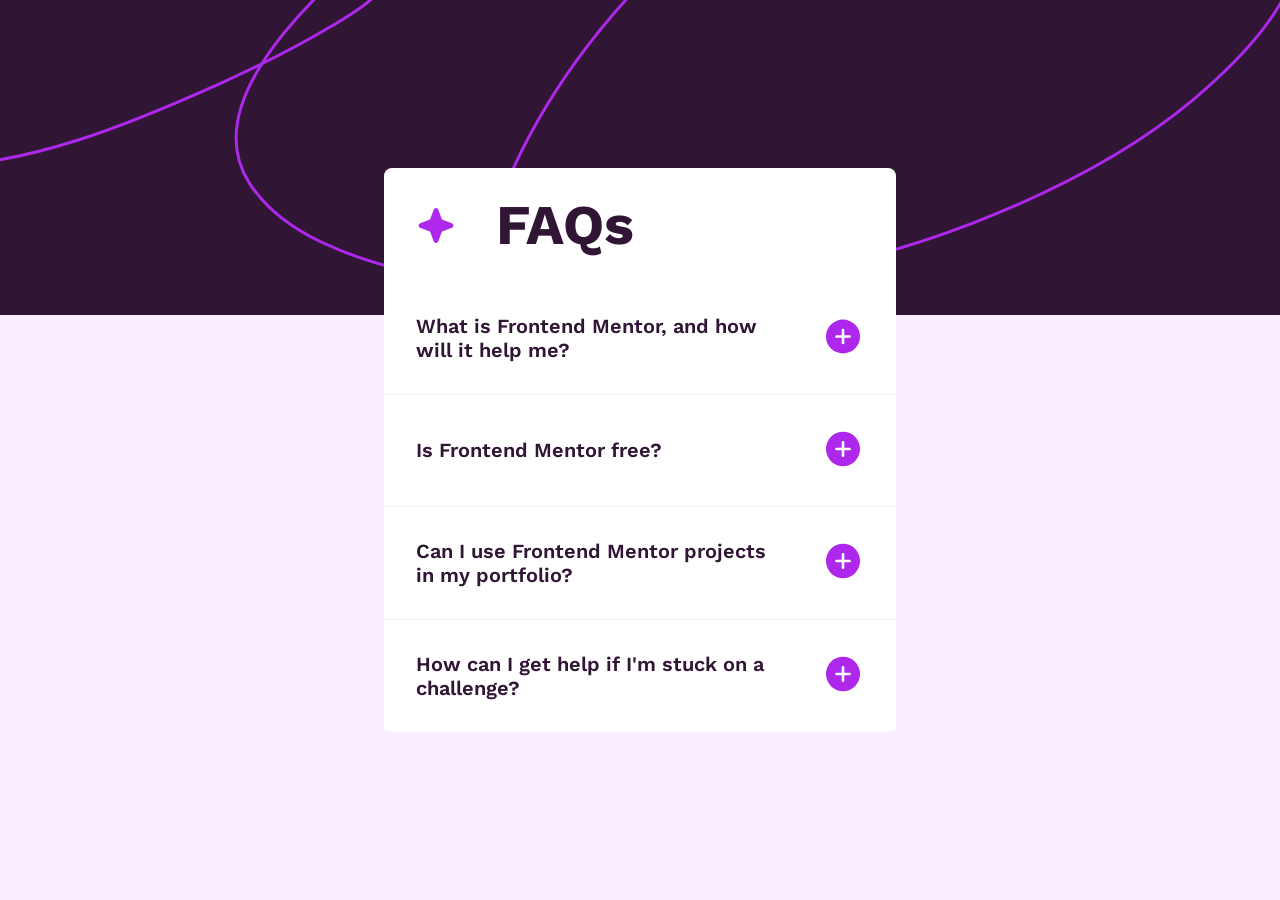
<file: index.html>
<!DOCTYPE html>
<html lang="en">
<head>
    <meta charset="UTF-8">
    <meta name="viewport" content="width=device-width, initial-scale=1.0">
    <title>FAQ Accordion - FrontEnd Mentor Challenge</title>
    <link rel="stylesheet" href="./css/tokens.css">
    <link rel="stylesheet" href="./css/reset.css">
    <link rel="stylesheet" href="./css/base.css">
    <link rel="stylesheet" href="./css/main.css">
    <link rel="stylesheet" href="./css/media-query.css">
</head>
<body>

    <div class="bg-header"></div>
    
    <main>
    <div class="card">
        <header>
            <img src="./images/icon-star.svg" alt="">
            <h1>FAQs</h1>
        </header>
            <div class="faq-item">
                <div class="faq-item-title">
                    <h2>What is Frontend Mentor, and how will it help me?</h2>
                    <button class="accordion-toggle" aria-expanded="false" aria-controls="faq-answer1" id="faq-button1">
                        <img src="./images/icon-plus.svg" alt="" aria-hidden="true">
                    </button>
                </div>
                <div class="faq-item-text" id="faq-answer1">
                    <p>Frontend Mentor offers realistic coding challenges to help developers improve their frontend coding skills with projects in HTML, CSS, and JavaScript. It’s suitable for all levels and ideal for portfolio building.</p>
                </div>
            </div>

            <div class="faq-item">
                <div class="faq-item-title">
                    <h2>Is Frontend Mentor free?</h2>
                    <button class="accordion-toggle" aria-expanded="false" aria-controls="faq-answer2" id="faq-button2">
                        <img src="./images/icon-plus.svg" alt="" aria-hidden="true">
                    </button>
                </div>
                <div class="faq-item-text" id="faq-answer2">
                    <p>Yes, Frontend Mentor offers both free and premium plans. The free plan gives you access to a large library of challenges, starter assets, and the community forum. The premium subscription unlocks Figma design files, premium challenges, and official solutions.</p>
                </div>
            </div>

            <div class="faq-item">
                <div class="faq-item-title">
                    <h2>Can I use Frontend Mentor projects in my portfolio?</h2>
                    <button class="accordion-toggle" aria-expanded="false" aria-controls="faq-answer3" id="faq-button3">
                        <img src="./images/icon-plus.svg" alt="" aria-hidden="true">
                    </button>
                </div>
                <div class="faq-item-text" id="faq-answer3">
                    <p>Definitely! You can use any project you build on Frontend Mentor in your portfolio. It’s an excellent way to demonstrate your real-world coding skills, attention to design detail, and ability to solve practical frontend problems to potential employers.</p>
                </div>
            </div>

            <div class="faq-item">
                <div class="faq-item-title">
                    <h2>How can I get help if I'm stuck on a challenge?</h2>
                    <button class="accordion-toggle" aria-expanded="false" aria-controls="faq-answer4" id="faq-button4">
                        <img src="./images/icon-plus.svg" alt="" aria-hidden="true">
                    </button>
                </div>
                <div class="faq-item-text" id="faq-answer4">
                    <p>The best way to get help is by submitting your solution or asking questions in the Frontend Mentor community forum and Discord channel. The community is full of supportive developers who regularly review code and provide feedback on how to improve.</p>
                </div>
            </div>
    </div>
</main>
    <script src="index.js"></script>
</body>
</html>
</file>
<file: css/tokens.css>
@import url('https://fonts.googleapis.com/css2?family=Work+Sans:ital,wght@0,100..900;1,100..900&display=swap');

/* token css */

:root{

    --color-white: #FFFFFF;
    --color-black: #000000;
    --color-purple-100: #F8EEFF;
    --color-purple-600: #8B6990;
    --color-purple-950: #301534;
    --color-violet-600: #AD28EB;

    --font-family-base: 'Work Sans', sans-serif;
    --font-size-100: 18px;
    --font-size-200: 20px;
    --font-size-300: 56px;

    --spacing-100: 8px;
    --spacing-200: 16px;
    --spacing-300: 24px;
    --spacing-400: 32px;
    --spacing-500: 40px;
    --spacing-600: 52px;

    --color-text-primary: var(--color-purple-950);
    --color-text-secondary: var(--color-purple-600);
    --color-accent: var(--color-violet-600);
    --color-border: var(--color-purple-100);
    --color-background: var(--color-white);
}
</file>
<file: css/base.css>
/* base css */ 

body{
    font-family: var(--font-family-base);
    background-color: var(--color-purple-100);
}

h1{
    font-size: var(--font-size-300);
    font-weight: bold;
    color: var(--color-text-primary);
}

h2{
    font-size: var(--font-size-200);
    color: var(--color-text-primary);
    font-weight: 600;
    cursor: pointer;
}

p{
    color: var(--color-text-secondary);
    font-size: var(--font-size-100);
    line-height: 150%;
}

button{
    background: transparent;
    border: none;
    cursor: pointer;
}
</file>
<file: css/main.css>
body{
    height: 100vh;
    width: 100vw;
    display: flex;
    align-items: center;
    justify-content: center;
    position: relative;
}

main{
    display: flex;
    align-items: center;
    justify-content: center;
}

.bg-header{
    background-image: url(../images/background-pattern-mobile.svg);
    position: absolute;
    top: 0;
    left: 0;
    width: 100%;
    height: 30vh;
    z-index: -1;
    background-repeat: no-repeat;
    background-position: center top;
    background-size: 100% auto;
    
}

.card{
    max-width: 90%;
    background-color: var(--color-background);
    display: flex;
    flex-direction: column;
    gap: var(--spacing-300);
    border-radius: var(--spacing-100);

}

header{
    display: flex;
    align-items: center;
    gap: var(--spacing-500);
    padding: var(--spacing-300) var(--spacing-400);
}

.faq-item{
    display: flex;
    flex-direction: column;
    border-bottom: 1px solid var(--color-border);
    padding-bottom: var(--spacing-300);
    
    .faq-item-title{
        display: flex;
        align-items: center;
        justify-content: space-between;
        gap: var(--spacing-600);
        padding: var(--spacing-100) var(--spacing-400);

        button > img{
            width: 42px;
            height: auto;
        }
    }

    .faq-item-text{
        max-height: 0;
        overflow: hidden;
        transition: max-height 0.1s ease-out, padding 0.1s ease-out;

        &.active{
            max-height: 350px;
            padding: var(--spacing-200) var(--spacing-400);
        }
    }
}

.faq-item:last-child{
    border-bottom: none;
}
</file>
<file: css/media-query.css>
@media screen and (min-width: 768px){
    .bg-header{
        background-image: url(../images/background-pattern-desktop.svg);
        height: 320px;
        background-size: cover;
    }

    h2:hover{
        color: var(--color-accent);
    }

    .card{
        max-width: 80%;
    }
}

@media screen and (min-width: 1024px){
    .bg-header{
        height: 35vh;
    }

    .card{
        max-width: 40%;
    }
}
</file>
